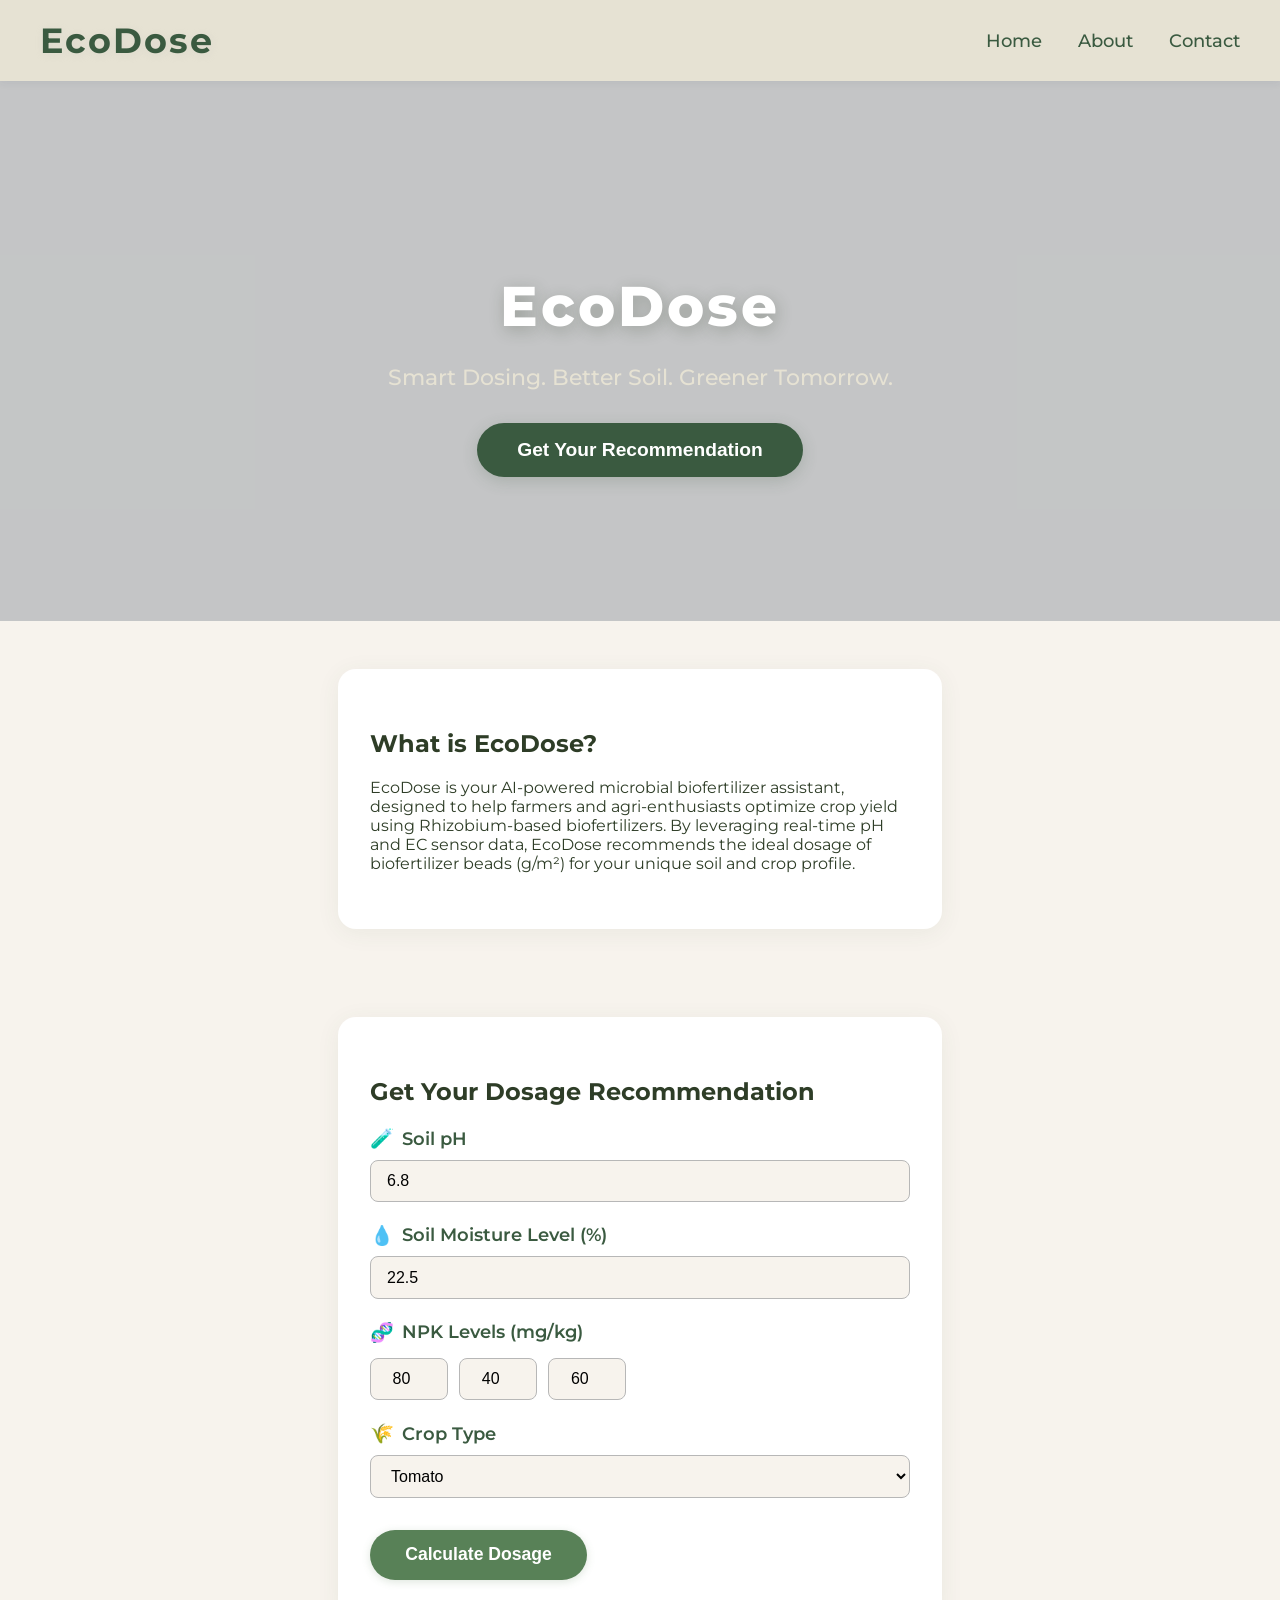
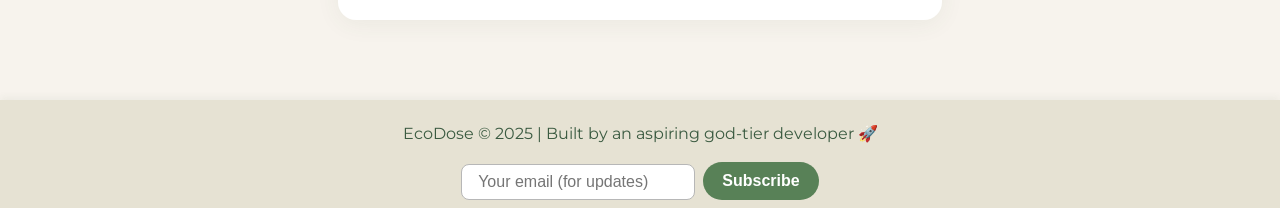
<file: index.html>
<!DOCTYPE html>
<html lang="en">
<head>
    <meta charset="UTF-8">
    <meta name="viewport" content="width=device-width, initial-scale=1.0">
    <title>EcoDose | AI-Powered Biofertilizer Assistant</title>
    <link rel="stylesheet" href="style.css">
    <link href="https://fonts.googleapis.com/css?family=Montserrat:700,400&display=swap" rel="stylesheet">
</head>
<body>
    <header class="navbar">
        <div class="logo">EcoDose</div>
        <nav>
            <a href="#home">Home</a>
            <a href="#about">About</a>
            <a href="#contact">Contact</a>
        </nav>
    </header>
    <section class="hero" id="home">
        <div class="hero-content">
            <h1>EcoDose</h1>
            <p class="tagline">Smart Dosing. Better Soil. Greener Tomorrow.</p>
            <button id="cta-btn">Get Your Recommendation</button>
        </div>
    </section>
    <section class="about" id="about">
        <div class="card">
            <h2>What is EcoDose?</h2>
            <p>
                EcoDose is your AI-powered microbial biofertilizer assistant, designed to help farmers and agri-enthusiasts optimize crop yield using Rhizobium-based biofertilizers. By leveraging real-time pH and EC sensor data, EcoDose recommends the ideal dosage of biofertilizer beads (g/m²) for your unique soil and crop profile. 
            </p>
        </div>
    </section>
    <section class="form-section" id="form-section">
        <form id="dose-form" class="card">
            <h2>Get Your Dosage Recommendation</h2>
            <div class="input-group">
                <label for="ph"><span class="icon">🧪</span> Soil pH</label>
                <input type="number" id="ph" name="ph" step="0.01" min="3" max="10" required>
            </div>
            <div class="input-group">
                <label for="moisture"><span class="icon">💧</span> Soil Moisture Level (%)</label>
                <input type="number" id="moisture" name="moisture" step="0.1" min="0" max="100" required>
            </div>
            <div class="input-group">
                <label><span class="icon">🧬</span> NPK Levels (mg/kg)</label>
                <div class="npk-group">
                    <input type="number" id="n" name="n" placeholder="N" min="0" required>
                    <input type="number" id="p" name="p" placeholder="P" min="0" required>
                    <input type="number" id="k" name="k" placeholder="K" min="0" required>
                </div>
            </div>
            <div class="input-group">
                <label for="crop"><span class="icon">🌾</span> Crop Type</label>
                <select id="crop" name="crop" required>
                    <option value="Tomato">Tomato</option>
                </select>
            </div>
            <button type="submit" class="submit-btn">Calculate Dosage</button>
        </form>
    </section>
    <section class="result-section" id="result-section" style="display:none;">
        <div class="card result-card">
            <h2>Recommended Dosage</h2>
            <div class="dosage-value">
                <span id="dosage-counter">0</span> <span class="unit">g/m²</span>
            </div>
            <div class="success-message">Optimal dosage calculated for your soil!</div>
            <div class="bar-container">
                <div class="bar" id="dosage-bar"></div>
            </div>
        </div>
    </section>
    <footer class="footer" id="contact">
        <div class="footer-content">
            <span>EcoDose &copy; 2025 | Built by an aspiring god-tier developer 🚀</span>
            <form class="contact-form">
                <input type="email" placeholder="Your email (for updates)" required>
                <button type="submit">Subscribe</button>
            </form>
        </div>
    </footer>
    <script src="script.js"></script>
</body>
</html>
</file>
<file: style.css>
body {
    font-family: 'Montserrat', Arial, sans-serif;
    background: #f7f3ed;
    color: #2e3d27;
    margin: 0;
    padding: 0;
}

.navbar {
    display: flex;
    justify-content: space-between;
    align-items: center;
    padding: 1.2rem 2.5rem;
    background: #e6e2d3;
    box-shadow: 0 2px 8px rgba(44, 62, 80, 0.07);
    position: sticky;
    top: 0;
    z-index: 100;
}
.logo {
    font-size: 2.2rem;
    font-weight: 700;
    color: #3a5a40;
    letter-spacing: 2px;
    text-shadow: 1px 2px 8px #b7b7b733;
}
.navbar nav a {
    color: #3a5a40;
    text-decoration: none;
    margin-left: 2rem;
    font-weight: 500;
    font-size: 1.1rem;
    transition: color 0.2s;
}
.navbar nav a:hover {
    color: #588157;
}
.hero {
    background: url('https://images.unsplash.com/photo-1506744038136-46273834b3fb?auto=format&fit=crop&w=1200&q=80') center/cover no-repeat;
    min-height: 60vh;
    display: flex;
    align-items: center;
    justify-content: center;
    position: relative;
}
.hero::after {
    content: '';
    position: absolute;
    top: 0; left: 0; right: 0; bottom: 0;
    background: rgba(44, 62, 80, 0.25);
}
.hero-content {
    position: relative;
    z-index: 1;
    text-align: center;
    color: #fff;
}
.hero h1 {
    font-size: 3.5rem;
    margin-bottom: 0.5rem;
    letter-spacing: 3px;
    font-weight: 800;
    text-shadow: 2px 4px 16px #2e3d2744;
}
.tagline {
    font-size: 1.4rem;
    margin-bottom: 2rem;
    font-weight: 500;
    color: #e6e2d3;
}
#cta-btn {
    background: #3a5a40;
    color: #fff;
    border: none;
    padding: 1rem 2.5rem;
    font-size: 1.2rem;
    border-radius: 30px;
    cursor: pointer;
    font-weight: 700;
    box-shadow: 0 4px 16px #3a5a4033;
    transition: background 0.2s, transform 0.2s;
}
#cta-btn:hover {
    background: #588157;
    transform: translateY(-2px) scale(1.04);
}
.about {
    display: flex;
    justify-content: center;
    align-items: center;
    padding: 3rem 1rem 1.5rem 1rem;
}
.card {
    background: #fff;
    border-radius: 18px;
    box-shadow: 0 4px 24px #3a5a4011;
    padding: 2.5rem 2rem;
    max-width: 540px;
    width: 100%;
    margin: 0 auto;
    margin-bottom: 2rem;
    transition: box-shadow 0.2s;
}
.card:hover {
    box-shadow: 0 8px 32px #3a5a4022;
}
.form-section {
    display: flex;
    justify-content: center;
    align-items: center;
    padding: 2rem 1rem 1rem 1rem;
}
.input-group {
    display: flex;
    flex-direction: column;
    margin-bottom: 1.3rem;
}
.input-group label {
    font-weight: 600;
    margin-bottom: 0.5rem;
    color: #3a5a40;
    display: flex;
    align-items: center;
    font-size: 1.1rem;
}
.input-group .icon {
    margin-right: 0.5rem;
    font-size: 1.2rem;
}
input, select {
    padding: 0.7rem 1rem;
    border-radius: 8px;
    border: 1px solid #b7b7b7;
    font-size: 1rem;
    background: #f7f3ed;
    margin-top: 0.1rem;
    transition: border 0.2s;
}
input:focus, select:focus {
    border: 1.5px solid #588157;
    outline: none;
}
.submit-btn {
    background: #588157;
    color: #fff;
    border: none;
    padding: 0.9rem 2.2rem;
    font-size: 1.1rem;
    border-radius: 30px;
    cursor: pointer;
    font-weight: 700;
    margin-top: 0.7rem;
    box-shadow: 0 2px 8px #58815733;
    transition: background 0.2s, transform 0.2s;
}
.submit-btn:hover {
    background: #3a5a40;
    transform: translateY(-2px) scale(1.04);
}
.result-section {
    display: flex;
    justify-content: center;
    align-items: center;
    padding: 2rem 1rem 1rem 1rem;
}
.result-card {
    text-align: center;
}
.dosage-value {
    font-size: 2.7rem;
    font-weight: 800;
    color: #3a5a40;
    margin: 1.2rem 0 0.5rem 0;
    display: flex;
    align-items: baseline;
    justify-content: center;
}
.dosage-value .unit {
    font-size: 1.2rem;
    margin-left: 0.5rem;
    color: #588157;
}
.success-message {
    color: #588157;
    font-weight: 600;
    margin-bottom: 1.2rem;
    margin-top: 0.5rem;
}
.bar-container {
    width: 100%;
    background: #e6e2d3;
    border-radius: 10px;
    height: 18px;
    margin: 1.2rem 0 0.5rem 0;
    overflow: hidden;
}
.bar {
    height: 100%;
    background: linear-gradient(90deg, #588157 60%, #a3b18a 100%);
    width: 0;
    border-radius: 10px;
    transition: width 1.2s cubic-bezier(.77,0,.18,1);
}
.footer {
    background: #e6e2d3;
    padding: 1.5rem 0 0.5rem 0;
    text-align: center;
    color: #3a5a40;
    font-size: 1rem;
    margin-top: 2rem;
    box-shadow: 0 -2px 8px #3a5a4011;
}
.footer-content {
    display: flex;
    flex-direction: column;
    align-items: center;
    gap: 0.7rem;
}
.contact-form {
    display: flex;
    gap: 0.5rem;
    margin-top: 0.5rem;
}
.contact-form input[type="email"] {
    padding: 0.5rem 1rem;
    border-radius: 8px;
    border: 1px solid #b7b7b7;
    font-size: 1rem;
    background: #fff;
}
.contact-form button {
    background: #588157;
    color: #fff;
    border: none;
    padding: 0.5rem 1.2rem;
    font-size: 1rem;
    border-radius: 20px;
    cursor: pointer;
    font-weight: 600;
    transition: background 0.2s;
}
.contact-form button:hover {
    background: #3a5a40;
}
.input-group .npk-group {
    display: flex;
    gap: 0.7rem;
    margin-top: 0.3rem;
}
.input-group .npk-group input {
    width: 60px;
    padding: 0.7rem 0.5rem;
    border-radius: 8px;
    border: 1px solid #b7b7b7;
    font-size: 1rem;
    background: #f7f3ed;
    text-align: center;
}
@media (max-width: 700px) {
    .navbar {
        flex-direction: column;
        padding: 1rem 1rem;
    }
    .logo {
        font-size: 1.5rem;
    }
    .hero h1 {
        font-size: 2.2rem;
    }
    .card {
        padding: 1.2rem 0.7rem;
    }
    .about, .form-section, .result-section {
        padding: 1.2rem 0.2rem;
    }
}
</file>
